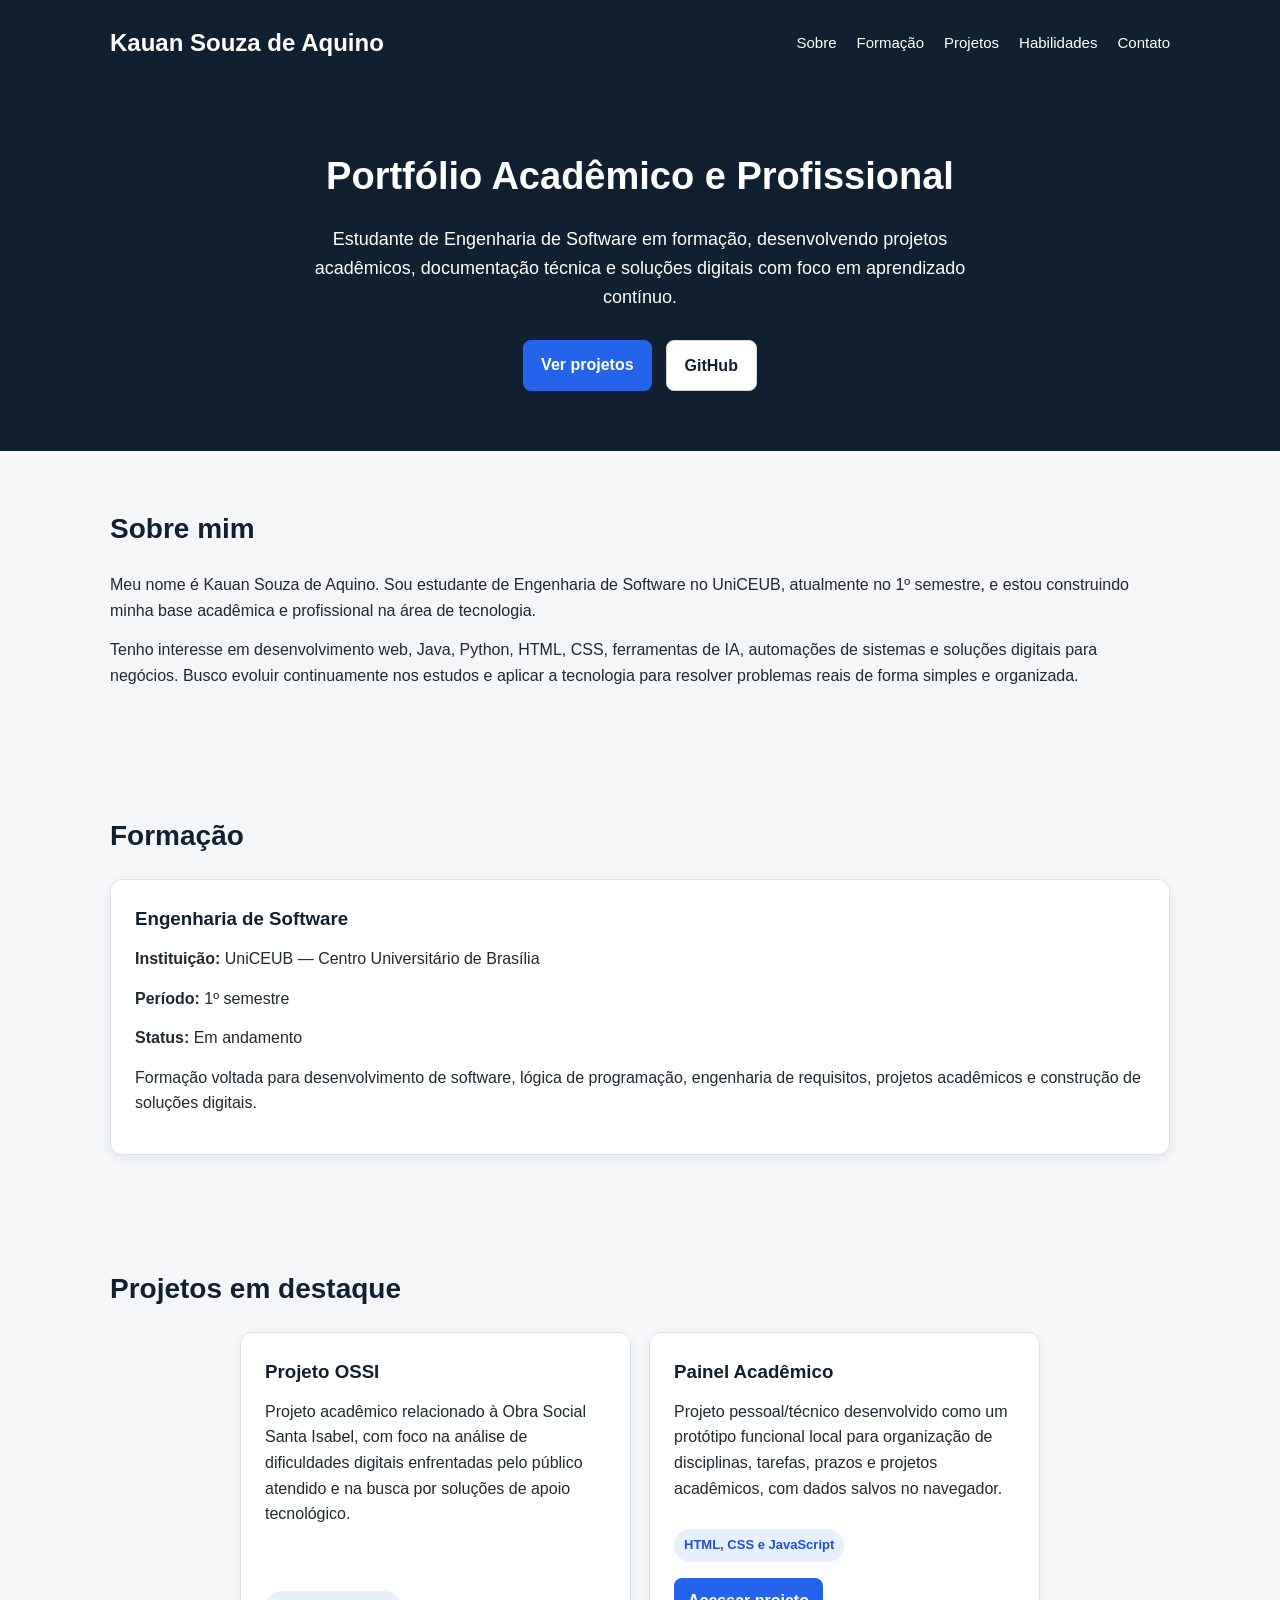
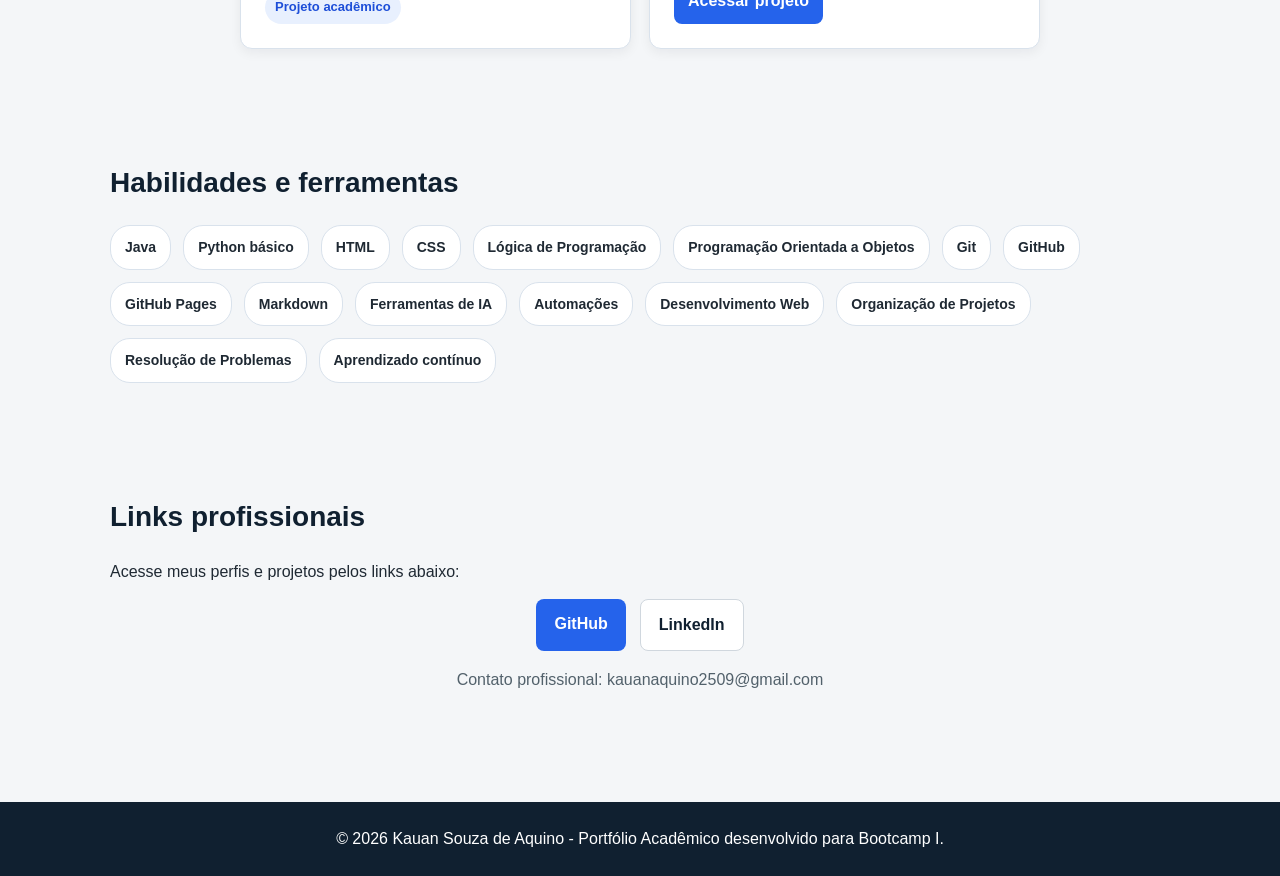
<file: index.html>
<!DOCTYPE html>
<html lang="pt-BR">
<head>
  <meta charset="UTF-8">
  <meta name="viewport" content="width=device-width, initial-scale=1.0">
  <title>Portfólio Acadêmico - Kauan Souza de Aquino</title>
  <link rel="stylesheet" href="style.css">
</head>
<body>

  <header class="header">
    <nav class="navbar">
      <h1 class="logo">Kauan Souza de Aquino</h1>

      <ul class="nav-links">
        <li><a href="#sobre">Sobre</a></li>
        <li><a href="#formacao">Formação</a></li>
        <li><a href="#projetos">Projetos</a></li>
        <li><a href="#habilidades">Habilidades</a></li>
        <li><a href="#contato">Contato</a></li>
      </ul>
    </nav>

    <section class="hero">
      <h2>Portfólio Acadêmico e Profissional</h2>
      <p>
        Estudante de Engenharia de Software em formação, desenvolvendo projetos acadêmicos,
        documentação técnica e soluções digitais com foco em aprendizado contínuo.
      </p>

      <div class="hero-buttons">
        <a href="#projetos" class="btn primary">Ver projetos</a>
        <a href="https://github.com/oKauanAq" target="_blank" class="btn secondary">GitHub</a>
      </div>
    </section>
  </header>

  <main>

    <section id="sobre" class="section">
      <h2>Sobre mim</h2>

      <p>
        Meu nome é Kauan Souza de Aquino. Sou estudante de Engenharia de Software no UniCEUB,
        atualmente no 1º semestre, e estou construindo minha base acadêmica e profissional
        na área de tecnologia.
      </p>

      <p>
        Tenho interesse em desenvolvimento web, Java, Python, HTML, CSS, ferramentas de IA,
        automações de sistemas e soluções digitais para negócios. Busco evoluir continuamente
        nos estudos e aplicar a tecnologia para resolver problemas reais de forma simples e organizada.
      </p>
    </section>

    <section id="formacao" class="section">
      <h2>Formação</h2>

      <div class="card">
        <h3>Engenharia de Software</h3>
        <p><strong>Instituição:</strong> UniCEUB — Centro Universitário de Brasília</p>
        <p><strong>Período:</strong> 1º semestre</p>
        <p><strong>Status:</strong> Em andamento</p>
        <p>
          Formação voltada para desenvolvimento de software, lógica de programação,
          engenharia de requisitos, projetos acadêmicos e construção de soluções digitais.
        </p>
      </div>
    </section>

    <section id="projetos" class="section">
      <h2>Projetos em destaque</h2>

      <div class="projects-grid">

        <article class="project-card">
          <h3>Projeto OSSI</h3>
          <p>
            Projeto acadêmico relacionado à Obra Social Santa Isabel, com foco na análise
            de dificuldades digitais enfrentadas pelo público atendido e na busca por soluções
            de apoio tecnológico.
          </p>
          <span class="tag">Projeto acadêmico</span>
        </article>

        <article class="project-card">
          <h3>Painel Acadêmico</h3>
          <p>
            Projeto pessoal/técnico desenvolvido como um protótipo funcional local para
            organização de disciplinas, tarefas, prazos e projetos acadêmicos, com dados
            salvos no navegador.
          </p>
          <span class="tag">HTML, CSS e JavaScript</span>
          <a href="projetos/painel-academico/index.html" class="project-link">Acessar projeto</a>
        </article>

      </div>
    </section>

    <section id="habilidades" class="section">
      <h2>Habilidades e ferramentas</h2>

      <div class="skills-list">
        <span>Java</span>
        <span>Python básico</span>
        <span>HTML</span>
        <span>CSS</span>
        <span>Lógica de Programação</span>
        <span>Programação Orientada a Objetos</span>
        <span>Git</span>
        <span>GitHub</span>
        <span>GitHub Pages</span>
        <span>Markdown</span>
        <span>Ferramentas de IA</span>
        <span>Automações</span>
        <span>Desenvolvimento Web</span>
        <span>Organização de Projetos</span>
        <span>Resolução de Problemas</span>
        <span>Aprendizado contínuo</span>
      </div>
    </section>

    <section id="contato" class="section">
      <h2>Links profissionais</h2>

      <p>
        Acesse meus perfis e projetos pelos links abaixo:
      </p>

      <div class="contact-links">
        <a href="https://github.com/oKauanAq" target="_blank" class="btn primary">GitHub</a>
        <a href="https://www.linkedin.com/in/kauan-souza-de-aquino-334b493b0/" target="_blank" class="btn secondary">LinkedIn</a>
      </div>

      <p class="note">
        Contato profissional: kauanaquino2509@gmail.com
      </p>
    </section>

  </main>

  <footer class="footer">
    <p>© 2026 Kauan Souza de Aquino - Portfólio Acadêmico desenvolvido para Bootcamp I.</p>
  </footer>

</body>
</html>
</file>
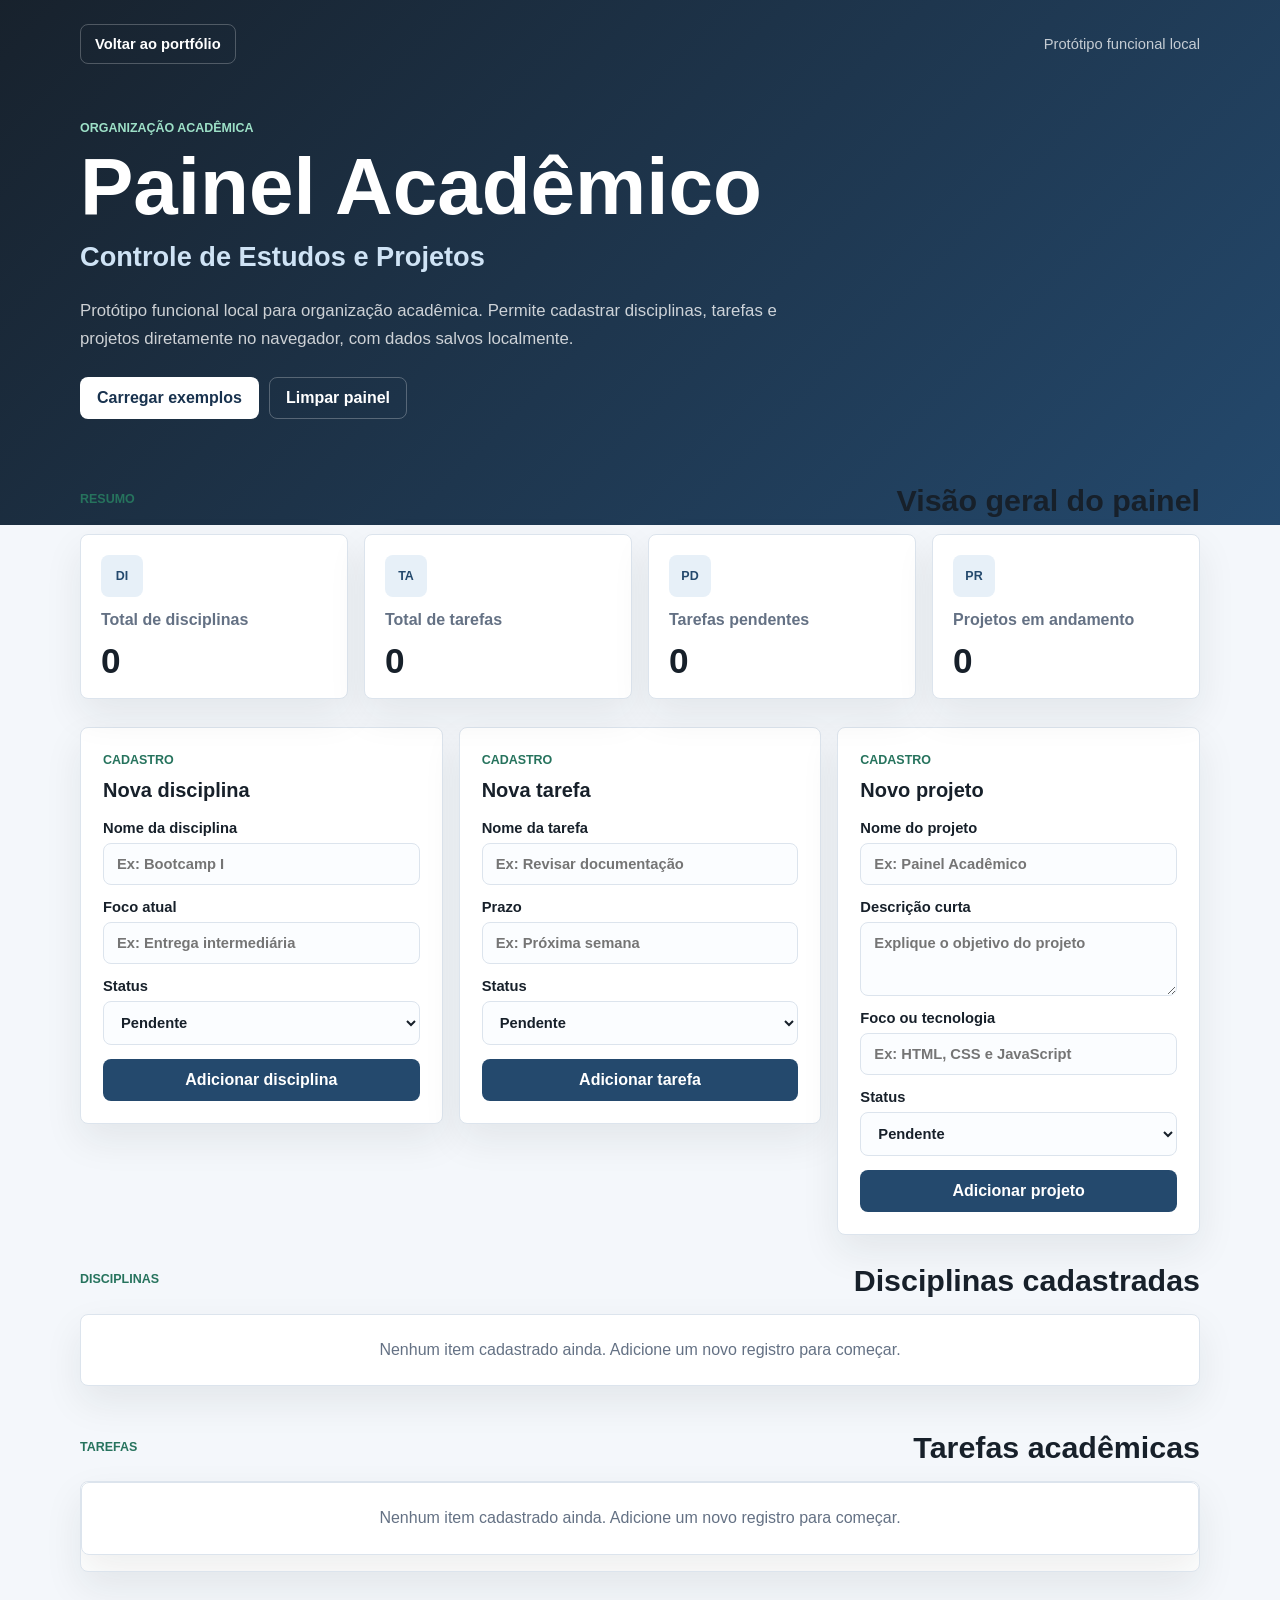
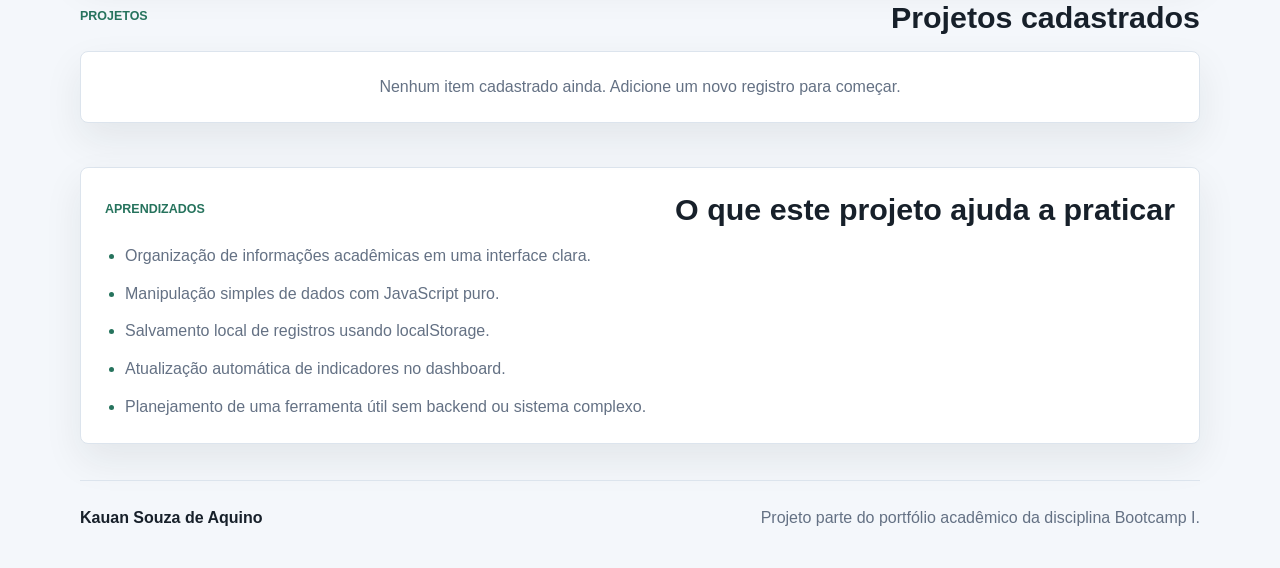
<file: projetos/painel-academico/index.html>
<!DOCTYPE html>
<html lang="pt-BR">
<head>
  <meta charset="UTF-8">
  <meta name="viewport" content="width=device-width, initial-scale=1.0">
  <title>Painel Acadêmico | Controle de Estudos e Projetos</title>
  <link rel="stylesheet" href="style.css">
</head>
<body>
  <header class="hero">
    <nav class="top-nav" aria-label="Navegação do projeto">
      <a class="back-link" href="../../index.html">Voltar ao portfólio</a>
      <span>Protótipo funcional local</span>
    </nav>

    <div class="hero-content">
      <p class="eyebrow">Organização acadêmica</p>
      <h1>Painel Acadêmico</h1>
      <p class="subtitle">Controle de Estudos e Projetos</p>
      <p class="hero-description">
        Protótipo funcional local para organização acadêmica. Permite cadastrar
        disciplinas, tarefas e projetos diretamente no navegador, com dados
        salvos localmente.
      </p>
      <div class="hero-actions">
        <button class="button button-light" type="button" id="loadExamplesButton">Carregar exemplos</button>
        <button class="button button-outline" type="button" id="clearPanelButton">Limpar painel</button>
      </div>
    </div>
  </header>

  <main>
    <section class="section summary-section" aria-labelledby="summary-title">
      <div class="section-heading">
        <p class="eyebrow">Resumo</p>
        <h2 id="summary-title">Visão geral do painel</h2>
      </div>

      <div class="summary-grid">
        <article class="summary-card">
          <span class="card-icon">DI</span>
          <p>Total de disciplinas</p>
          <strong id="totalSubjects">0</strong>
        </article>
        <article class="summary-card">
          <span class="card-icon">TA</span>
          <p>Total de tarefas</p>
          <strong id="totalTasks">0</strong>
        </article>
        <article class="summary-card">
          <span class="card-icon">PD</span>
          <p>Tarefas pendentes</p>
          <strong id="pendingTasks">0</strong>
        </article>
        <article class="summary-card">
          <span class="card-icon">PR</span>
          <p>Projetos em andamento</p>
          <strong id="activeProjects">0</strong>
        </article>
      </div>
    </section>

    <section class="section workspace-grid" aria-label="Cadastros do painel">
      <article class="form-panel" aria-labelledby="subject-form-title">
        <div class="section-heading compact-heading">
          <p class="eyebrow">Cadastro</p>
          <h2 id="subject-form-title">Nova disciplina</h2>
        </div>
        <form id="subjectForm" class="record-form">
          <label>
            Nome da disciplina
            <input type="text" id="subjectName" placeholder="Ex: Bootcamp I" required>
          </label>
          <label>
            Foco atual
            <input type="text" id="subjectFocus" placeholder="Ex: Entrega intermediária" required>
          </label>
          <label>
            Status
            <select id="subjectStatus" required>
              <option value="Pendente">Pendente</option>
              <option value="Em andamento">Em andamento</option>
              <option value="Concluído">Concluído</option>
            </select>
          </label>
          <button class="button button-primary" type="submit">Adicionar disciplina</button>
        </form>
      </article>

      <article class="form-panel" aria-labelledby="task-form-title">
        <div class="section-heading compact-heading">
          <p class="eyebrow">Cadastro</p>
          <h2 id="task-form-title">Nova tarefa</h2>
        </div>
        <form id="taskForm" class="record-form">
          <label>
            Nome da tarefa
            <input type="text" id="taskName" placeholder="Ex: Revisar documentação" required>
          </label>
          <label>
            Prazo
            <input type="text" id="taskDeadline" placeholder="Ex: Próxima semana" required>
          </label>
          <label>
            Status
            <select id="taskStatus" required>
              <option value="Pendente">Pendente</option>
              <option value="Em andamento">Em andamento</option>
              <option value="Concluído">Concluído</option>
            </select>
          </label>
          <button class="button button-primary" type="submit">Adicionar tarefa</button>
        </form>
      </article>

      <article class="form-panel" aria-labelledby="project-form-title">
        <div class="section-heading compact-heading">
          <p class="eyebrow">Cadastro</p>
          <h2 id="project-form-title">Novo projeto</h2>
        </div>
        <form id="projectForm" class="record-form">
          <label>
            Nome do projeto
            <input type="text" id="projectName" placeholder="Ex: Painel Acadêmico" required>
          </label>
          <label>
            Descrição curta
            <textarea id="projectDescription" rows="3" placeholder="Explique o objetivo do projeto" required></textarea>
          </label>
          <label>
            Foco ou tecnologia
            <input type="text" id="projectFocus" placeholder="Ex: HTML, CSS e JavaScript" required>
          </label>
          <label>
            Status
            <select id="projectStatus" required>
              <option value="Pendente">Pendente</option>
              <option value="Em andamento">Em andamento</option>
              <option value="Concluído">Concluído</option>
            </select>
          </label>
          <button class="button button-primary" type="submit">Adicionar projeto</button>
        </form>
      </article>
    </section>

    <section class="section" aria-labelledby="subjects-title">
      <div class="section-heading">
        <p class="eyebrow">Disciplinas</p>
        <h2 id="subjects-title">Disciplinas cadastradas</h2>
      </div>
      <div class="cards-grid" id="subjectsList"></div>
    </section>

    <section class="section" aria-labelledby="tasks-title">
      <div class="section-heading">
        <p class="eyebrow">Tarefas</p>
        <h2 id="tasks-title">Tarefas acadêmicas</h2>
      </div>
      <div class="task-table" id="tasksList" role="table" aria-label="Lista de tarefas acadêmicas"></div>
    </section>

    <section class="section" aria-labelledby="projects-title">
      <div class="section-heading">
        <p class="eyebrow">Projetos</p>
        <h2 id="projects-title">Projetos cadastrados</h2>
      </div>
      <div class="project-grid" id="projectsList"></div>
    </section>

    <section class="section learning-section" aria-labelledby="learning-title">
      <div class="section-heading">
        <p class="eyebrow">Aprendizados</p>
        <h2 id="learning-title">O que este projeto ajuda a praticar</h2>
      </div>
      <ul class="learning-list">
        <li>Organização de informações acadêmicas em uma interface clara.</li>
        <li>Manipulação simples de dados com JavaScript puro.</li>
        <li>Salvamento local de registros usando localStorage.</li>
        <li>Atualização automática de indicadores no dashboard.</li>
        <li>Planejamento de uma ferramenta útil sem backend ou sistema complexo.</li>
      </ul>
    </section>
  </main>

  <footer class="footer">
    <p>Kauan Souza de Aquino</p>
    <span>Projeto parte do portfólio acadêmico da disciplina Bootcamp I.</span>
  </footer>

  <script src="script.js"></script>
</body>
</html>
</file>
<file: style.css>
* {
  margin: 0;
  padding: 0;
  box-sizing: border-box;
}

html {
  scroll-behavior: smooth;
}

body {
  font-family: Arial, Helvetica, sans-serif;
  background-color: #f4f6f8;
  color: #1f2933;
  line-height: 1.6;
}

.header {
  background-color: #102030;
  color: white;
  padding-bottom: 60px;
}

.navbar {
  max-width: 1100px;
  margin: 0 auto;
  padding: 24px 20px;
  display: flex;
  align-items: center;
  justify-content: space-between;
}

.logo {
  font-size: 24px;
  font-weight: bold;
}

.nav-links {
  list-style: none;
  display: flex;
  gap: 20px;
}

.nav-links a {
  color: white;
  text-decoration: none;
  font-size: 15px;
}

.nav-links a:hover {
  text-decoration: underline;
}

.hero {
  max-width: 900px;
  margin: 60px auto 0;
  padding: 0 20px;
  text-align: center;
}

.hero h2 {
  font-size: 38px;
  margin-bottom: 18px;
}

.hero p {
  font-size: 18px;
  max-width: 720px;
  margin: 0 auto 28px;
}

.hero-buttons,
.contact-links {
  display: flex;
  justify-content: center;
  gap: 14px;
  flex-wrap: wrap;
}

.btn {
  display: inline-block;
  padding: 12px 18px;
  border-radius: 8px;
  text-decoration: none;
  font-weight: bold;
  transition: 0.2s;
}

.btn.primary {
  background-color: #2563eb;
  color: white;
}

.btn.primary:hover {
  background-color: #1d4ed8;
}

.btn.secondary {
  background-color: white;
  color: #102030;
  border: 1px solid #d0d7de;
}

.btn.secondary:hover {
  background-color: #f0f3f6;
}

.section {
  max-width: 1100px;
  margin: 0 auto;
  padding: 56px 20px;
}

.section h2 {
  font-size: 28px;
  margin-bottom: 20px;
  color: #102030;
}

.section p {
  margin-bottom: 14px;
  font-size: 16px;
}

.card,
.project-card {
  background-color: white;
  border: 1px solid #d9e2ec;
  border-radius: 12px;
  padding: 24px;
  box-shadow: 0 4px 12px rgba(15, 23, 42, 0.06);
}

.card h3,
.project-card h3 {
  margin-bottom: 12px;
  color: #102030;
}

.projects-grid {
  display: grid;
  grid-template-columns: repeat(2, minmax(0, 1fr));
  gap: 18px;
  max-width: 800px;
  margin: 0 auto;
}

.project-card {
  display: flex;
  flex-direction: column;
}

.project-card p {
  flex-grow: 1;
}

.tag {
  display: inline-block;
  margin-top: 14px;
  padding: 6px 10px;
  background-color: #e8f0fe;
  color: #1d4ed8;
  border-radius: 20px;
  font-size: 13px;
  font-weight: bold;
  width: fit-content;
}

.project-link {
  display: inline-block;
  margin-top: 16px;
  padding: 10px 14px;
  border-radius: 8px;
  background-color: #2563eb;
  color: white;
  text-decoration: none;
  font-weight: bold;
  width: fit-content;
  transition: 0.2s;
}

.project-link:hover {
  background-color: #1d4ed8;
}

.skills-list {
  display: flex;
  flex-wrap: wrap;
  gap: 12px;
}

.skills-list span {
  background-color: white;
  border: 1px solid #d9e2ec;
  border-radius: 20px;
  padding: 10px 14px;
  font-weight: bold;
  font-size: 14px;
}

.note {
  margin-top: 16px;
  font-size: 14px;
  color: #52616b;
  text-align: center;
}

.footer {
  background-color: #102030;
  color: white;
  text-align: center;
  padding: 24px 20px;
  margin-top: 40px;
}

@media (max-width: 800px) {
  .navbar {
    flex-direction: column;
    gap: 18px;
  }

  .nav-links {
    flex-wrap: wrap;
    justify-content: center;
  }

  .hero h2 {
    font-size: 30px;
  }

  .projects-grid {
    grid-template-columns: 1fr;
    max-width: 100%;
  }
}
</file>
<file: projetos/painel-academico/style.css>
:root {
  --ink: #17202a;
  --muted: #647184;
  --surface: #f4f7fb;
  --paper: #ffffff;
  --line: #dce4ed;
  --blue: #24496d;
  --blue-dark: #18324e;
  --blue-soft: #e7f0f8;
  --green: #26735d;
  --green-soft: #e8f5ef;
  --amber: #8a5a13;
  --amber-soft: #fff3d8;
  --red: #9a3d3d;
  --red-soft: #fdeaea;
  --shadow: 0 16px 38px rgba(23, 32, 42, 0.08);
}

* {
  box-sizing: border-box;
}

html {
  scroll-behavior: smooth;
}

body {
  margin: 0;
  color: var(--ink);
  background: var(--surface);
  font-family: Arial, Helvetica, sans-serif;
}

button,
input,
select,
textarea {
  font: inherit;
}

button {
  cursor: pointer;
}

a {
  color: inherit;
}

.hero {
  padding: 24px;
  color: #ffffff;
  background:
    linear-gradient(135deg, rgba(23, 32, 42, 0.96), rgba(36, 73, 109, 0.93)),
    var(--blue);
}

.top-nav {
  display: flex;
  align-items: center;
  justify-content: space-between;
  width: min(1120px, 100%);
  margin: 0 auto 54px;
  gap: 16px;
  color: rgba(255, 255, 255, 0.74);
  font-size: 0.92rem;
}

.back-link,
.button {
  display: inline-flex;
  align-items: center;
  justify-content: center;
  min-height: 40px;
  border-radius: 8px;
  font-weight: 700;
  text-decoration: none;
}

.back-link {
  padding: 0 14px;
  border: 1px solid rgba(255, 255, 255, 0.24);
  color: #ffffff;
}

.back-link:hover,
.button-outline:hover {
  background: rgba(255, 255, 255, 0.09);
}

.hero-content {
  width: min(1120px, 100%);
  margin: 0 auto;
  padding-bottom: clamp(42px, 8vw, 82px);
}

.eyebrow {
  margin: 0 0 8px;
  color: var(--green);
  font-size: 0.78rem;
  font-weight: 800;
  letter-spacing: 0;
  text-transform: uppercase;
}

.hero .eyebrow {
  color: #9de0c7;
}

h1,
h2,
h3,
p {
  margin-top: 0;
}

h1 {
  max-width: 850px;
  margin-bottom: 8px;
  font-size: clamp(2.4rem, 7vw, 5rem);
  line-height: 1;
}

h2 {
  margin-bottom: 0;
  font-size: clamp(1.35rem, 3vw, 1.9rem);
}

h3 {
  margin-bottom: 10px;
  font-size: 1.08rem;
}

p {
  color: var(--muted);
  line-height: 1.65;
}

.subtitle {
  margin-bottom: 18px;
  color: #cfe3f5;
  font-size: clamp(1.2rem, 3vw, 1.7rem);
  font-weight: 700;
}

.hero-description {
  max-width: 760px;
  margin-bottom: 0;
  color: rgba(255, 255, 255, 0.78);
  font-size: 1.05rem;
}

.hero-actions {
  display: flex;
  flex-wrap: wrap;
  gap: 10px;
  margin-top: 24px;
}

.button {
  min-height: 42px;
  padding: 0 16px;
  border: 1px solid transparent;
}

.button-light {
  color: var(--blue-dark);
  background: #ffffff;
}

.button-outline {
  color: #ffffff;
  border-color: rgba(255, 255, 255, 0.26);
  background: transparent;
}

.button-primary {
  width: 100%;
  color: #ffffff;
  background: var(--blue);
}

.button-primary:hover {
  background: var(--blue-dark);
}

.danger-button {
  color: var(--red);
  border-color: var(--red-soft);
  background: var(--red-soft);
}

main {
  width: min(1120px, calc(100% - 32px));
  margin: -42px auto 0;
}

.section {
  margin-bottom: 28px;
}

.summary-section {
  position: relative;
  z-index: 1;
}

.section-heading {
  display: flex;
  align-items: end;
  justify-content: space-between;
  gap: 16px;
  margin-bottom: 16px;
}

.compact-heading {
  display: block;
  margin-bottom: 18px;
}

.compact-heading h2 {
  font-size: 1.25rem;
}

.summary-grid,
.workspace-grid,
.cards-grid,
.project-grid {
  display: grid;
  gap: 16px;
}

.summary-grid {
  grid-template-columns: repeat(4, minmax(0, 1fr));
}

.workspace-grid {
  grid-template-columns: repeat(3, minmax(0, 1fr));
  align-items: start;
}

.cards-grid {
  grid-template-columns: repeat(2, minmax(0, 1fr));
}

.project-grid {
  grid-template-columns: repeat(3, minmax(0, 1fr));
}

.summary-card,
.form-panel,
.info-card,
.project-card,
.task-table,
.learning-section,
.empty-state {
  border: 1px solid var(--line);
  border-radius: 8px;
  background: var(--paper);
  box-shadow: var(--shadow);
}

.summary-card {
  display: grid;
  gap: 10px;
  min-height: 150px;
  padding: 20px;
}

.card-icon {
  display: grid;
  place-items: center;
  width: 42px;
  height: 42px;
  border-radius: 8px;
  color: var(--blue);
  background: var(--blue-soft);
  font-size: 0.78rem;
  font-weight: 900;
}

.summary-card p {
  margin-bottom: 0;
  font-weight: 700;
}

.summary-card strong {
  font-size: 2.2rem;
  line-height: 1;
}

.form-panel,
.info-card,
.project-card {
  padding: 22px;
}

.record-form {
  display: grid;
  gap: 14px;
}

.record-form label {
  display: grid;
  gap: 7px;
  color: var(--ink);
  font-size: 0.92rem;
  font-weight: 800;
}

.record-form input,
.record-form select,
.record-form textarea,
.status-select {
  width: 100%;
  border: 1px solid var(--line);
  border-radius: 8px;
  color: var(--ink);
  background: #fbfdff;
  outline: none;
}

.record-form input,
.record-form select,
.record-form textarea {
  padding: 12px 13px;
}

.record-form input:focus,
.record-form select:focus,
.record-form textarea:focus,
.status-select:focus {
  border-color: var(--blue);
  box-shadow: 0 0 0 4px rgba(36, 73, 109, 0.12);
}

.card-header,
.record-actions {
  display: flex;
  align-items: flex-start;
  justify-content: space-between;
  gap: 14px;
}

.card-header {
  margin-bottom: 14px;
}

.card-header h3,
.project-card h3 {
  margin-bottom: 0;
}

.label,
.project-focus {
  margin-bottom: 6px;
  color: var(--blue);
  font-size: 0.9rem;
  font-weight: 800;
}

.status {
  display: inline-flex;
  align-items: center;
  justify-content: center;
  min-height: 28px;
  padding: 5px 10px;
  border-radius: 999px;
  font-size: 0.78rem;
  font-weight: 800;
  white-space: nowrap;
}

.status-done {
  color: var(--green);
  background: var(--green-soft);
}

.status-progress {
  color: var(--blue);
  background: var(--blue-soft);
}

.status-pending {
  color: var(--amber);
  background: var(--amber-soft);
}

.status-select {
  max-width: 170px;
  min-height: 36px;
  padding: 0 10px;
  font-size: 0.86rem;
  font-weight: 700;
}

.delete-button {
  min-height: 36px;
  padding: 0 10px;
  border: 1px solid var(--red-soft);
  border-radius: 8px;
  color: var(--red);
  background: var(--red-soft);
  font-weight: 800;
}

.delete-button:hover {
  border-color: rgba(154, 61, 61, 0.28);
  background: #f9dede;
}

.task-table {
  overflow: hidden;
}

.task-row {
  display: grid;
  grid-template-columns: minmax(220px, 1.2fr) minmax(130px, 0.7fr) minmax(150px, 0.7fr) minmax(190px, 0.8fr);
  gap: 16px;
  align-items: center;
  padding: 16px 18px;
  border-top: 1px solid var(--line);
}

.task-row:first-child {
  border-top: 0;
}

.task-head {
  color: var(--blue);
  background: #eef4fa;
  font-weight: 800;
}

.project-card {
  display: grid;
  align-content: space-between;
  gap: 16px;
  min-height: 250px;
}

.empty-state {
  grid-column: 1 / -1;
  padding: 22px;
  color: var(--muted);
  text-align: center;
}

.learning-section {
  padding: 24px;
}

.learning-list {
  display: grid;
  gap: 12px;
  margin: 0;
  padding-left: 20px;
  color: var(--muted);
  line-height: 1.6;
}

.learning-list li::marker {
  color: var(--green);
}

.footer {
  display: flex;
  align-items: center;
  justify-content: space-between;
  width: min(1120px, calc(100% - 32px));
  margin: 36px auto 0;
  padding: 24px 0 36px;
  border-top: 1px solid var(--line);
  gap: 16px;
}

.footer p,
.footer span {
  margin: 0;
}

.footer p {
  color: var(--ink);
  font-weight: 800;
}

.footer span {
  color: var(--muted);
}

@media (max-width: 980px) {
  .summary-grid,
  .workspace-grid,
  .cards-grid,
  .project-grid {
    grid-template-columns: repeat(2, minmax(0, 1fr));
  }

  .task-row {
    grid-template-columns: 1fr;
    gap: 8px;
  }

  .task-head {
    display: none;
  }

  .record-actions {
    align-items: stretch;
    flex-direction: column;
  }

  .status-select {
    max-width: none;
  }
}

@media (max-width: 640px) {
  .hero {
    padding: 18px;
  }

  .top-nav,
  .section-heading,
  .card-header,
  .footer {
    align-items: flex-start;
    flex-direction: column;
  }

  .top-nav {
    margin-bottom: 38px;
  }

  main {
    width: min(100% - 24px, 1120px);
  }

  .summary-grid,
  .workspace-grid,
  .cards-grid,
  .project-grid {
    grid-template-columns: 1fr;
  }

  .summary-card,
  .form-panel,
  .info-card,
  .project-card,
  .learning-section {
    padding: 18px;
  }

  .button,
  .back-link {
    width: 100%;
  }
}
</file>
